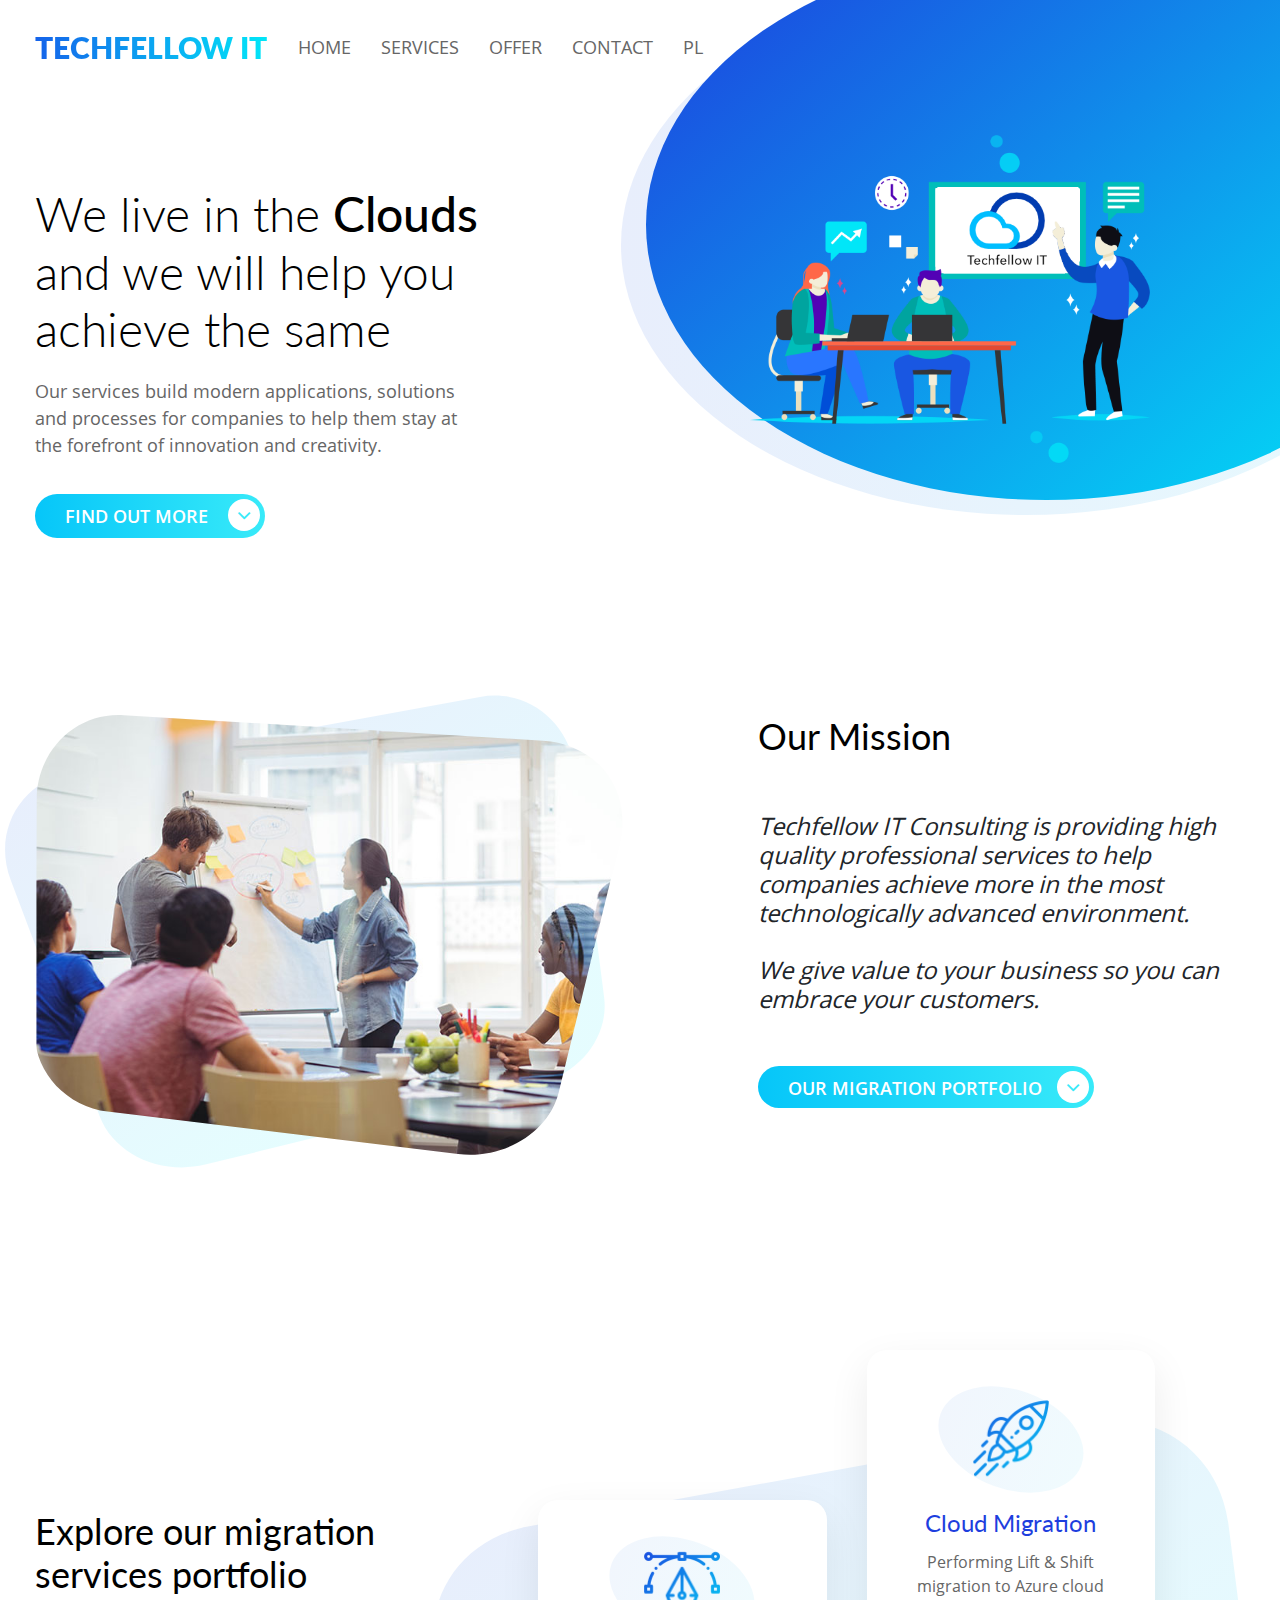
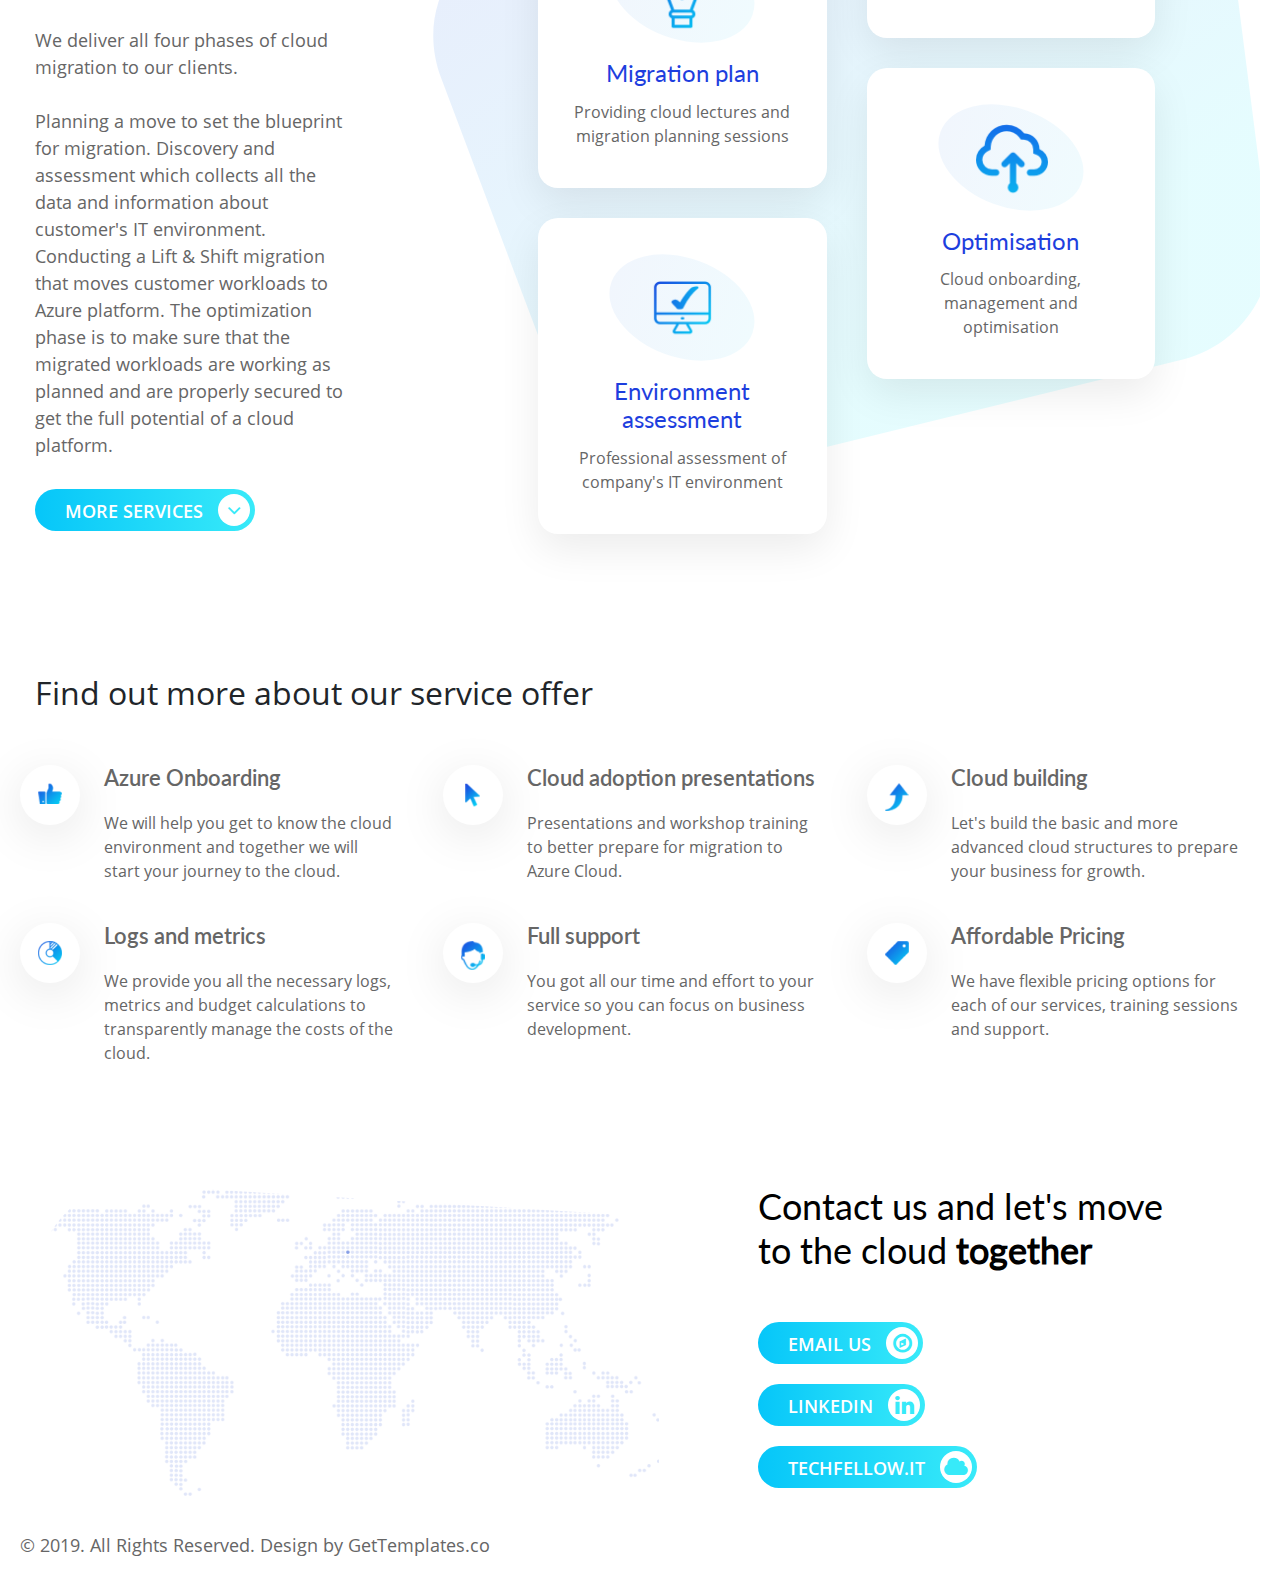
<file: index.html>
<!doctype html>
<!--
	Solution by GetTemplates.co
	URL: https://gettemplates.co
-->
<html lang="en">
<head>
    <meta charset="utf-8">
    <meta name="viewport" content="width=device-width, initial-scale=1, shrink-to-fit=no">
    <meta name='robots' content='index, follow, max-image-preview:large, max-snippet:-1, max-video-preview:-1'>
 	<meta name="description" content="Start your cloud journey with us">
	<link rel="canonical" href="https://techfellow.it">
	<meta property="og:locale" content="en_UK">
	<meta property="og:type" content="website">
	<meta property="og:title" content="Techfellow IT - we will help you get to the Clouds !">
	<meta property="og:description" content="Start your cloud journey with us">
	<meta property="og:url" content="https://techfellow.it">
	<meta property="og:site_name" content="Techfellow IT">
    <meta name="msvalidate.01" content="4CCE1734B3F796979C3625C556A5A24C">
	<meta property="article:modified_time" content="2021-07-03T12:21:51+00:00">
    <!--Favicon-->
    <link rel="shortcut icon" href="images/favicon2.png" type="image/x-icon">
    <link rel="icon" href="images/favicon2.png" type="image/x-icon">
    <link href="css/font-awesome.css" rel="stylesheet" type="text/css">
    <!-- Bootstrap CSS -->
    <link rel="stylesheet" href="css/bootstrap.min.css">
    <!-- custom CSS -->
    <link rel="stylesheet" href="css/style.css">
    <title>Techfellow IT - we will help you get to the Clouds !</title>
    <style>
    </style>
</head>
<body>
<nav class="navbar navbar-expand-lg navbar-light bg-light bg-transparent" id="gtco-main-nav">
    <div class="container"><a class="navbar-brand" href='https://techfellow.it'>Techfellow IT</a>
        <div id="my-nav" class="collapse navbar-collapse">
            <ul class="navbar-nav mr-auto">
                <li class="nav-item"><a class="nav-link" href="#">Home</a></li>
                <li class="nav-item"><a class="nav-link" href="#services">Services</a></li>
                <li class="nav-item"><a class="nav-link" href="#offer">Offer</a></li>
                <li class="nav-item"><a class="nav-link" href="#contact">Contact</a></li>
                <li class="nav-item"><a class="nav-link" href="https://techfellow.it/pl">PL</a></li>
            </ul>
        </div>
    </div>
</nav>
<div class="container-fluid gtco-banner-area">
    <div class="container">
        <div class="row">
            <div class="col-md-6">
                <h1>We live in the <span>Clouds</span>
                    and we will help you achieve the same </h1>
                <p> Our services build modern applications, solutions and processes for companies to help them stay at the forefront of innovation and creativity.</p>
                <a href="#mission">Find out more <i class="fa fa-angle-down" aria-hidden="true"></i></a></div>
            <div class="col-md-6">
                <div class="card"><img class="card-img-top img-fluid" src="images/banner-img.png" alt="Techfellow IT Consulting company specilizing in Cloud Migrations"></div>
            </div>
        </div>
    </div>
</div>
<div class="container-fluid gtco-feature" id="mission">
    <div class="container">
        <div class="row">
            <div class="col-md-7">
                <div class="cover">
                    <div class="card">
                        <svg
                                class="back-bg"
                                width="100%" viewBox="0 0 900 700" style="position:absolute; z-index: -1">
                            <defs>
                                <linearGradient id="PSgrad_01" x1="64.279%" x2="0%" y1="76.604%" y2="0%">
                                    <stop offset="0%" stop-color="rgb(1,230,248)" stop-opacity="1"/>
                                    <stop offset="100%" stop-color="rgb(29,62,222)" stop-opacity="1"/>
                                </linearGradient>
                            </defs>
                            <path fill-rule="evenodd" opacity="0.102" fill="url(#PSgrad_01)"
                                  d="M616.656,2.494 L89.351,98.948 C19.867,111.658 -16.508,176.639 7.408,240.130 L122.755,546.348 C141.761,596.806 203.597,623.407 259.843,609.597 L697.535,502.126 C748.221,489.680 783.967,441.432 777.751,392.742 L739.837,95.775 C732.096,35.145 677.715,-8.675 616.656,2.494 Z"/>
                        </svg>
                        <svg width="100%" viewBox="0 0 700 500">
                            <clipPath id="clip-path">
                                <path d="M89.479,0.180 L512.635,25.932 C568.395,29.326 603.115,76.927 590.357,129.078 L528.827,380.603 C518.688,422.048 472.661,448.814 427.190,443.300 L73.350,400.391 C32.374,395.422 -0.267,360.907 -0.002,322.064 L1.609,85.154 C1.938,36.786 40.481,-2.801 89.479,0.180 Z"></path>
                            </clipPath>
                            <!-- xlink:href for modern browsers, src for IE8- -->
                            <image clip-path="url(#clip-path)" xlink:href="images/learn-img.jpg" width="100%"
                                   height="465" class="svg__image"></image>
                        </svg>
                    </div>
                </div>
            </div>
            <div class="col-md-5">
                <h2> Our Mission </h2>
                <i></i><p> </p><br>
                   <i><h4> Techfellow IT Consulting is providing high quality 
                    professional services to help companies achieve more 
                    in the most technologically advanced environment.<br><br>
                    We give value to your business so you can embrace your customers.
                </h4></i><br>
                <a href="#services">Our migration portfolio<i class="fa fa-angle-down" aria-hidden="true"></i></a></div>
                <!-- <p>
                    <small><i>
                        Our services build the modern applications, solutions and processes for companies to help them stay on the forefront of innovation and creativity.
                   </i> </small>
                </p> -->
        </div>
    </div>
</div>
<div class="container-fluid gtco-features" id="services">
    <div class="container">
        <div class="row">
            <div class="col-lg-4">
                <h2> Explore our migration services portfolio</h2>
                <p> We deliver all four phases of cloud migration to our clients. <br><br>
                    Planning a move to set the blueprint for migration.
                    Discovery and assessment which collects all the data and information about customer's IT environment. 
                    Conducting a Lift & Shift migration that moves customer workloads to Azure platform. 
                    The optimization phase is to make sure that the migrated workloads are working as planned and are properly secured to get the full potential of a cloud platform.
                </p>
                <a href="#offer">More services<i class="fa fa-angle-down" aria-hidden="true"></i></a></div>
            <div class="col-lg-8">
                <svg id="bg-services"
                     width="100%"
                     viewBox="0 0 1000 800">
                    <defs>
                        <linearGradient id="PSgrad_02" x1="64.279%" x2="0%" y1="76.604%" y2="0%">
                            <stop offset="0%" stop-color="rgb(1,230,248)" stop-opacity="1"/>
                            <stop offset="100%" stop-color="rgb(29,62,222)" stop-opacity="1"/>
                        </linearGradient>
                    </defs>
                    <path fill-rule="evenodd" opacity="0.102" fill="url(#PSgrad_02)"
                          d="M801.878,3.146 L116.381,128.537 C26.052,145.060 -21.235,229.535 9.856,312.073 L159.806,710.157 C184.515,775.753 264.901,810.334 338.020,792.380 L907.021,652.668 C972.912,636.489 1019.383,573.766 1011.301,510.470 L962.013,124.412 C951.950,45.594 881.254,-11.373 801.878,3.146 Z"/>
                </svg>
                <div class="row">
                    <div class="col">
                        <div class="card text-center">
                            <div class="oval"><img class="card-img-top" src="images/graphics-design.png" alt="Planning every step of migration"></div>
                            <div class="card-body">
                                <h3 class="card-title">Migration plan</h3>
                                <p class="card-text">Providing cloud lectures and migration planning sessions</p>
                            </div>
                        </div>
                        <div class="card text-center">
                            <div class="oval"><img class="card-img-top" src="images/web-design.png" alt="Environment Assessment using tools like Azure Migrate"></div>
                            <div class="card-body">
                                <h3 class="card-title">Environment assessment</h3>
                                <p class="card-text">Professional assessment of company's IT environment</p>
                            </div>
                        </div>
                    </div>
                    <div class="col">
                        <div class="card text-center">
                            <div class="oval"><img class="card-img-top" src="images/seo.png" alt="Lift & Shift Cloud Migration to the Azure Cloud"></div>
                            <div class="card-body">
                                <h3 class="card-title">Cloud Migration</h3>
                                <p class="card-text">Performing Lift & Shift migration to Azure cloud</p>
                            </div>
                        </div>
                        <div class="card text-center">
                            <div class="oval"><img class="card-img-top" src="images/marketing2.png" alt="Cloud Onboarding, Sizing, and Securing"></div>
                            <div class="card-body">
                                <h3 class="card-title">Optimisation</h3>
                                <p class="card-text">Cloud onboarding, management and optimisation</p>
                            </div>
                        </div>
                    </div>
                </div>
            </div>
        </div>
    </div>
</div>


<div class="container-fluid gtco-features-list" id="offer">
    <div class="container">
        <div class="row">
            <div class="col-lg-8">
                <h2>Find out more about our service offer</h2><br></div>
        <div class="row">
            <div class="media col-md-6 col-lg-4">
                <div class="oval mr-4"><img class="align-self-start" src="images/quality-results.png" alt="Techfellow IT will provide help with onboarding in the Azure Cloud"></div>
                <div class="media-body">
                    <h5 class="mb-0">Azure Onboarding</h5>
                    We will help you get to know the cloud environment and together we will start your journey to the cloud.
                </div>
            </div>
            <div class="media col-md-6 col-lg-4">
                <div class="oval mr-4"><img class="align-self-start" src="images/easy-to-use.png" alt="Techfellow IT Azure Cloud Migration Presentations and Training"></div>
                <div class="media-body">
                    <h5 class="mb-0">Cloud adoption presentations</h5>
                    Presentations and workshop training to better prepare for migration to Azure Cloud.
                </div>
            </div>
            <div class="media col-md-6 col-lg-4">
                <div class="oval mr-4"><img class="align-self-start" src="images/effectively-increase.png" alt="Techfellow.IT will help you build your Cloud environment"></div>
                <div class="media-body">
                    <h5 class="mb-0">Cloud building</h5>
                    Let's build the basic and more advanced cloud structures to prepare your business for growth.
                </div>
            </div>
            <div class="media col-md-6 col-lg-4">
                <div class="oval mr-4"><img class="align-self-start" src="images/analytics.png" alt="Logs and Metrics are important part effective Cloud use"></div>
                <div class="media-body">
                    <h5 class="mb-0">Logs and metrics</h5>
                    We provide you all the necessary logs, metrics and budget calculations to transparently manage the costs of the cloud.
                </div>
            </div>
            <div class="media col-md-6 col-lg-4">
                <div class="oval mr-4"><img class="align-self-start" src="images/free-support.png" alt="Providing support in Azure for you"></div>
                <div class="media-body">
                    <h5 class="mb-0">Full support</h5>
                    You got all our time and effort to your service so you can focus on business development.
                </div>
            </div>
            <div class="media col-md-6 col-lg-4">
                <div class="oval mr-4"><img class="align-self-start" src="images/affordable-pricing.png" alt="Great pricing options"></div>
                <div class="media-body">
                    <h5 class="mb-0">Affordable Pricing</h5>
                   We have flexible pricing options for each of our services, training sessions and support.
                </div>
            </div>
        </div>
        </div>
    </div>
</div>

<!-- <div class="container-fluid gtco-logo-area">
    <div class="container">
        <div class="row">
            <div class="col"></div>

        </div>
    </div>
</div> -->

<div class="container-fluid gtco-feature" id="contact">
    <div class="container">
        <div class="row">
            <div class="col-md-7">
                <div class="cover">
                    <div class="card">
                        <svg width="100%" viewBox="0 0 600 300">
                            <image clip-path="url(#clip-path)" xlink:href="images/word-map3.png" width="90%"
                                   height="90%" class="svg__image"></image>
                        </svg>
                    </div>
                </div>
            </div>
            <div class="col-md-5">
                <h2> Contact us and let's move <br> to the cloud <b>together</b></h2>
                <p>
                    <ul class="nav flex-column follow-us-nav">
                        <!-- <li class="nav-item"><a class="nav-link" href="tel:+48501100100">Call us<i class="fa fa-phone" aria-hidden="true"></i></a></li> -->
                        <li class="nav-item"><a class="nav-link" href="mailto:office@techfellow.it">Email us<i class="fa fa-compass" aria-hidden="true"></i></a></li>
                        <li class="nav-item"><a class="nav-link" href="https://www.linkedin.com/company/techfellow-it/">Linkedin<i class="fa fa-linkedin" aria-hidden="true"></i></a></li>
                        <li class="nav-item"><a class="nav-link" href="https://techfellow.it">techfellow.it<i class="fa fa-cloud" aria-hidden="true"></i></a></li>
                    </ul>
                </p>
                <br>
             </div>
             <div>
                <p>&copy; 2019. All Rights Reserved. Design by GetTemplates.co</p>
            </div>
    </div>
</div>
<!-- 
<footer class="container-fluid" id="gtco-footer">
    <div class="container">
        <div class="row">
            <div class="col-lg-6" id="contact">
            </div>
        </div>
    </div>
</footer> -->

<!-- Optional JavaScript -->
<!-- jQuery first, then Popper.js, then Bootstrap JS -->
<!-- <script src="js/jquery-3.3.1.slim.min.js"></script>
<script src="js/popper.min.js"></script> -->
<script src="js/bootstrap.min.js"></script>
<!-- owl carousel js-->
<!-- <script src="owl-carousel/owl.carousel.min.js"></script> -->
<script src="js/main.js"></script>
</body>
</html>
</file>
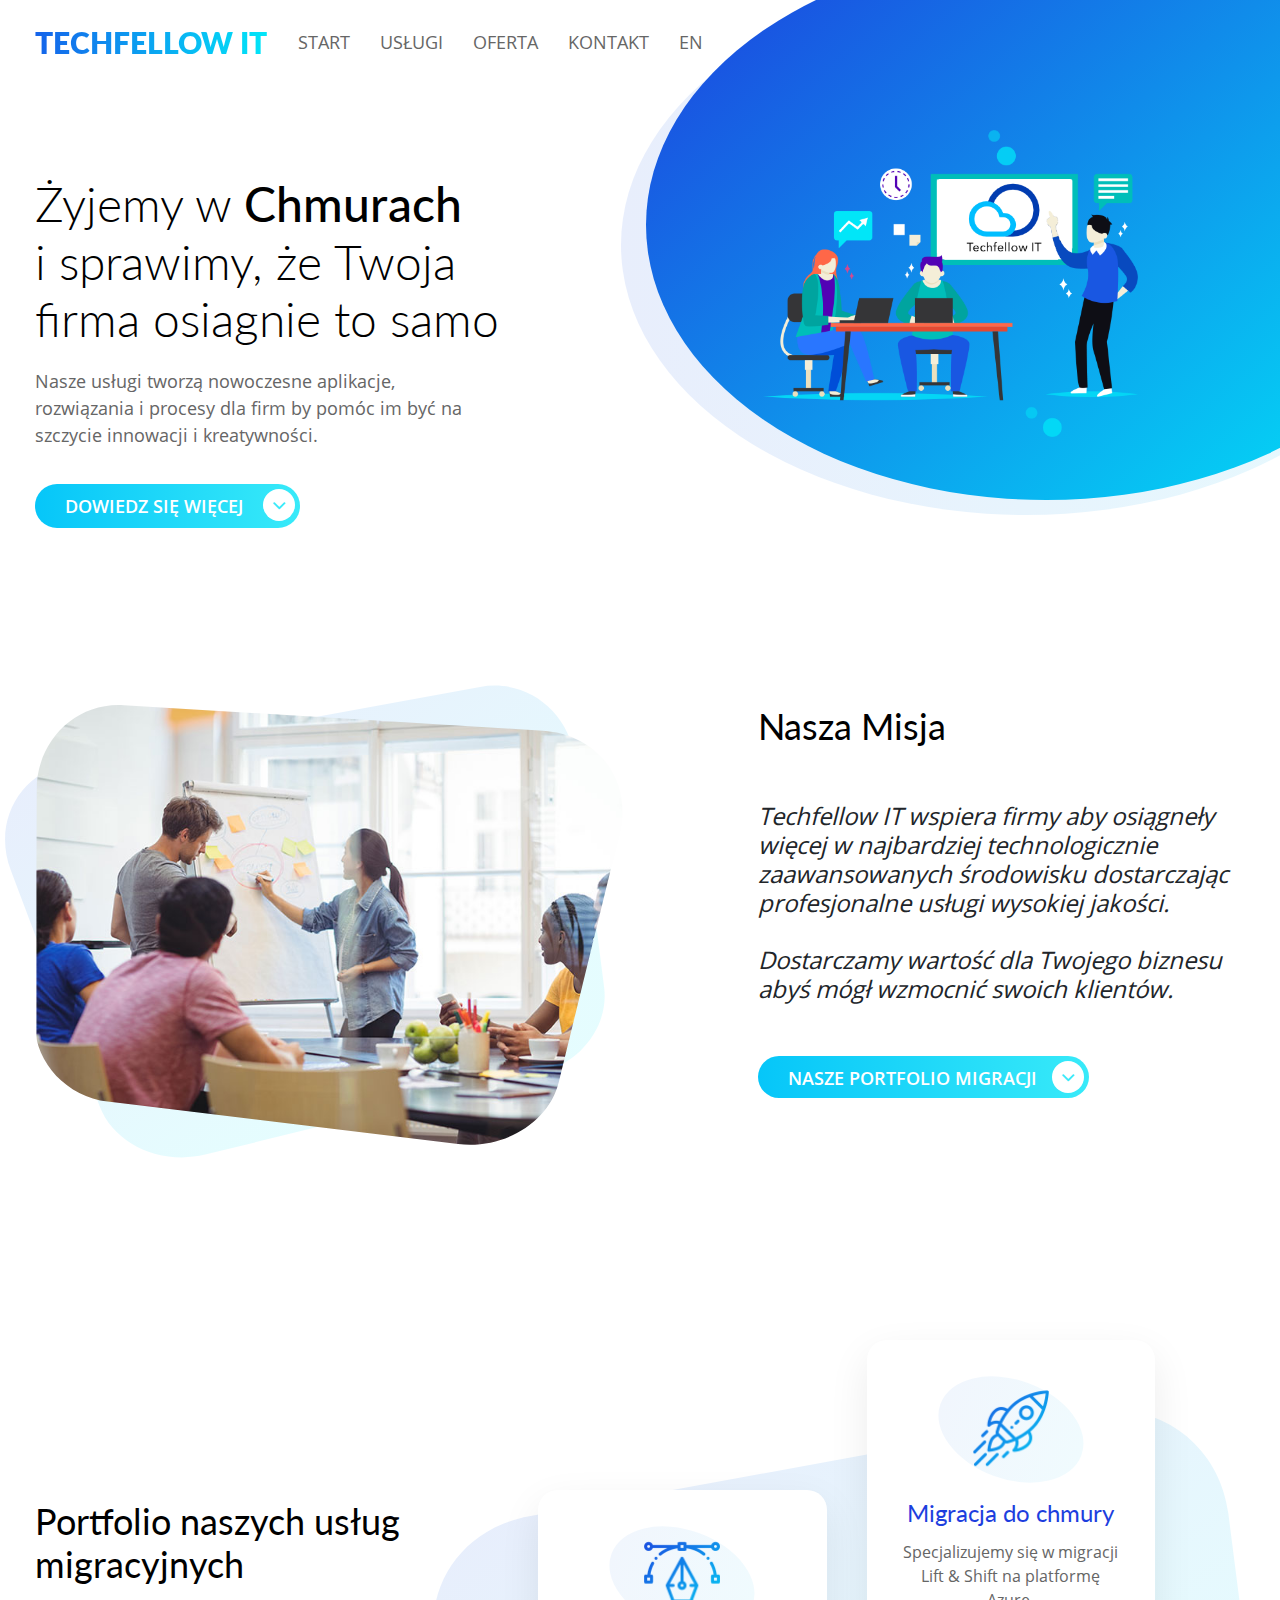
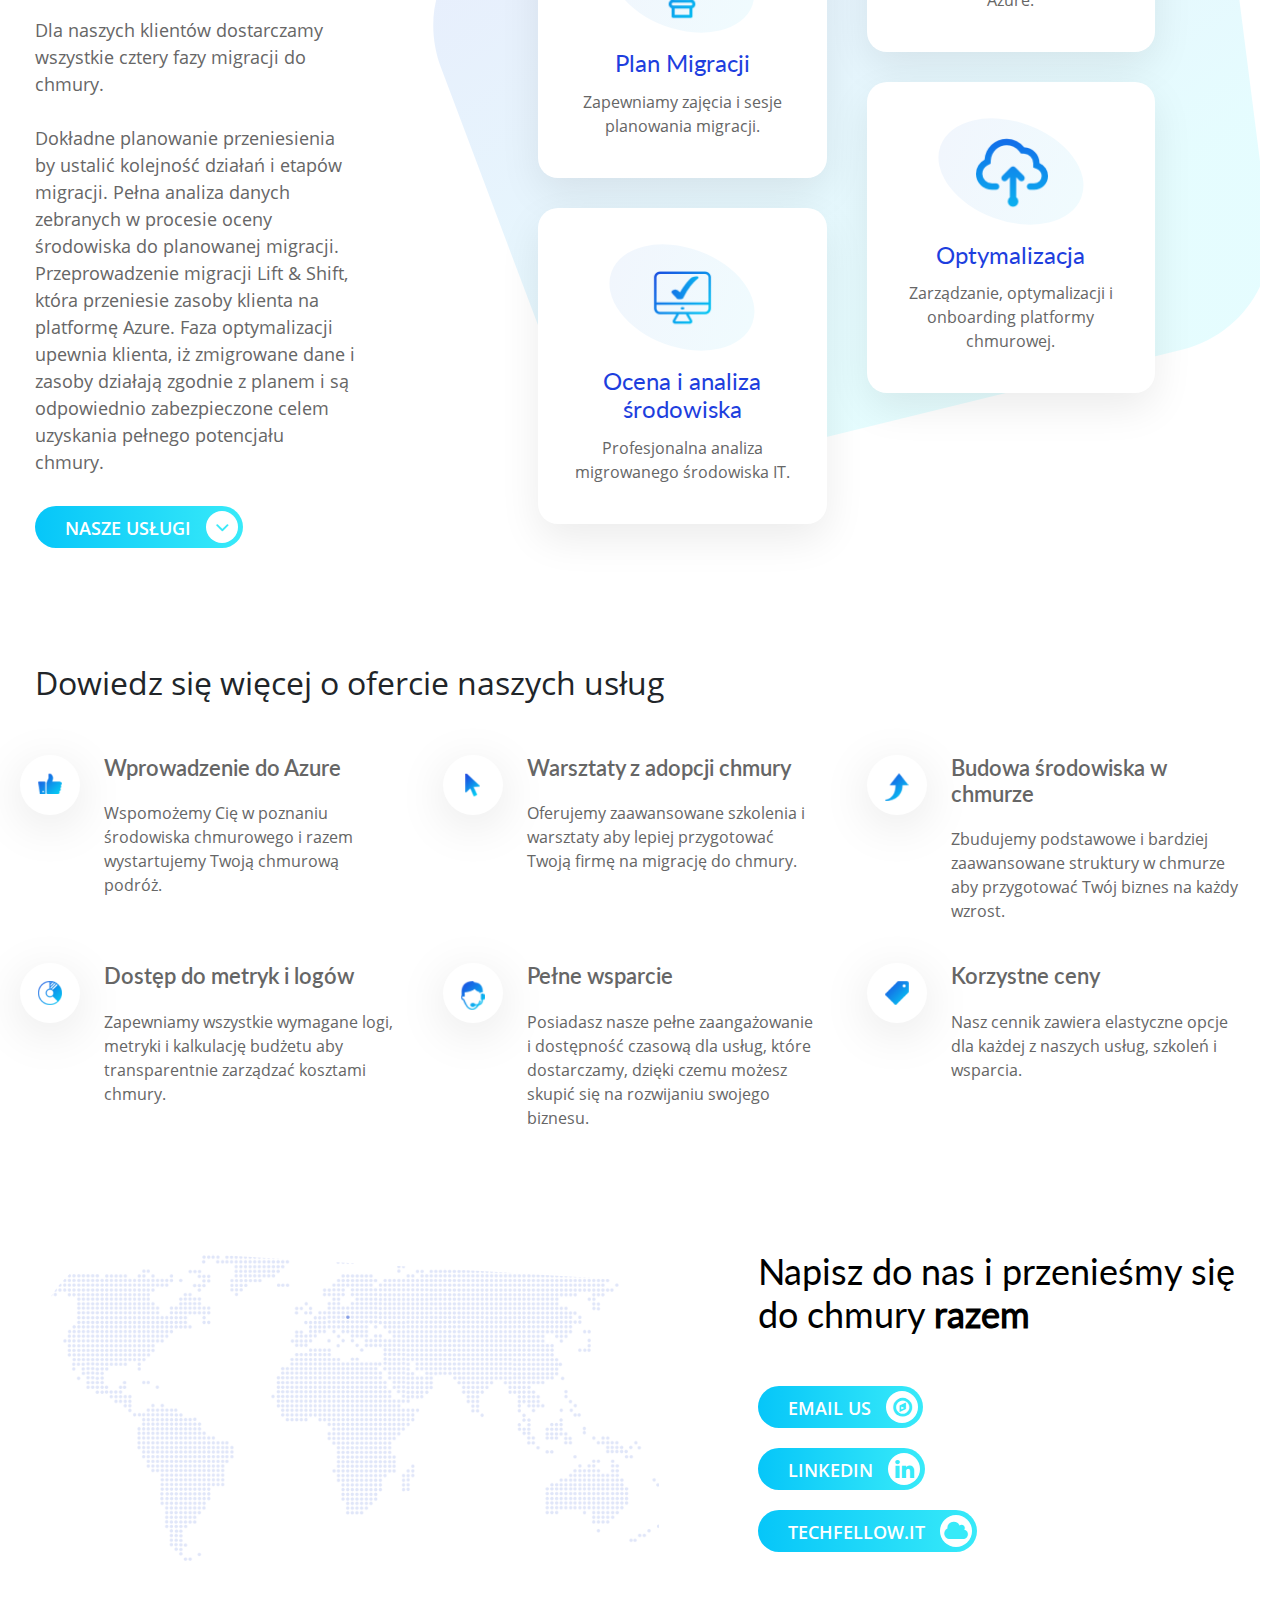
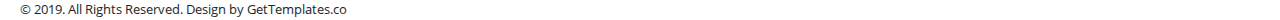
<file: pl/index.html>
<!doctype html>
<!--
	Solution by GetTemplates.co
	URL: https://gettemplates.co
-->
<html lang="en">
<head>
    <meta charset="utf-8">
    <meta name="viewport" content="width=device-width, initial-scale=1, shrink-to-fit=no">
    <meta name='robots' content='index, follow, max-image-preview:large, max-snippet:-1, max-video-preview:-1'>
 	<meta name="description" content="Start your cloud journey with us">
	<link rel="canonical" href="https://techfellow.it">
	<meta property="og:locale" content="pl_PL">
	<meta property="og:type" content="website">
	<meta property="og:title" content="Techfellow IT - we will help you get to the Clouds !">
	<meta property="og:description" content="Wystartuj podróż w chmury razem z nami">
	<meta property="og:url" content="https://techfellow.it">
	<meta property="og:site_name" content="Techfellow IT">
    <meta name="msvalidate.01" content="4CCE1734B3F796979C3625C556A5A24C">
	<meta property="article:modified_time" content="2021-07-03T12:21:51+00:00">
    <!--Favicon-->
    <link rel="shortcut icon" href="images/favicon2.png" type="image/x-icon">
    <link rel="icon" href="images/favicon2.png" type="image/x-icon">
    <link href="css/font-awesome.css" rel="stylesheet" type="text/css">
    <!-- Bootstrap CSS -->
    <link rel="stylesheet" href="css/bootstrap.min.css">
    <!-- custom CSS -->
    <link rel="stylesheet" href="css/style.css">
    <title>Techfellow IT - pomagamy przenieść się do chmury Azure !</title>
    <style>
    </style>
</head>
<body>
<nav class="navbar navbar-expand-lg navbar-light bg-light bg-transparent" id="gtco-main-nav">
    <div class="container"><a class="navbar-brand" href='https://techfellow.it'>Techfellow IT</a>
        <div id="my-nav" class="collapse navbar-collapse">
            <ul class="navbar-nav mr-auto">
                <li class="nav-item"><a class="nav-link" href="#">Start</a></li>
                <li class="nav-item"><a class="nav-link" href="#services">Usługi</a></li>
                <li class="nav-item"><a class="nav-link" href="#offer">Oferta</a></li>
                <li class="nav-item"><a class="nav-link" href="#contact">Kontakt</a></li>
                <li class="nav-item"><a class="nav-link" href="https://techfellow.it">EN</a></li>
            </ul>
        </div>
    </div>
</nav>
<div class="container-fluid gtco-banner-area">
    <div class="container">
        <div class="row">
            <div class="col-md-6">
                <h1>Żyjemy w <span>Chmurach</span><br>
                    i sprawimy, że Twoja firma osiagnie to samo </h1>
                <p> Nasze usługi tworzą nowoczesne aplikacje, rozwiązania i procesy dla firm by pomóc im być na szczycie innowacji i kreatywności.</p>
                <a href="#mission">Dowiedz się więcej <i class="fa fa-angle-down" aria-hidden="true"></i></a></div>
            <div class="col-md-6">
                <div class="card"><img class="card-img-top img-fluid" src="images/banner-img.png" alt="Techfellow IT Consulting specjalizuje się w migracjach do chmury Azure"></div>
            </div>
        </div>
    </div>
</div>
<div class="container-fluid gtco-feature" id="mission">
    <div class="container">
        <div class="row">
            <div class="col-md-7">
                <div class="cover">
                    <div class="card">
                        <svg
                                class="back-bg"
                                width="100%" viewBox="0 0 900 700" style="position:absolute; z-index: -1">
                            <defs>
                                <linearGradient id="PSgrad_01" x1="64.279%" x2="0%" y1="76.604%" y2="0%">
                                    <stop offset="0%" stop-color="rgb(1,230,248)" stop-opacity="1"/>
                                    <stop offset="100%" stop-color="rgb(29,62,222)" stop-opacity="1"/>
                                </linearGradient>
                            </defs>
                            <path fill-rule="evenodd" opacity="0.102" fill="url(#PSgrad_01)"
                                  d="M616.656,2.494 L89.351,98.948 C19.867,111.658 -16.508,176.639 7.408,240.130 L122.755,546.348 C141.761,596.806 203.597,623.407 259.843,609.597 L697.535,502.126 C748.221,489.680 783.967,441.432 777.751,392.742 L739.837,95.775 C732.096,35.145 677.715,-8.675 616.656,2.494 Z"/>
                        </svg>
                        <svg width="100%" viewBox="0 0 700 500">
                            <clipPath id="clip-path">
                                <path d="M89.479,0.180 L512.635,25.932 C568.395,29.326 603.115,76.927 590.357,129.078 L528.827,380.603 C518.688,422.048 472.661,448.814 427.190,443.300 L73.350,400.391 C32.374,395.422 -0.267,360.907 -0.002,322.064 L1.609,85.154 C1.938,36.786 40.481,-2.801 89.479,0.180 Z"></path>
                            </clipPath>
                            <!-- xlink:href for modern browsers, src for IE8- -->
                            <image clip-path="url(#clip-path)" xlink:href="images/learn-img.jpg" width="100%"
                                   height="465" class="svg__image"></image>
                        </svg>
                    </div>
                </div>
            </div>
            <div class="col-md-5">
                <h2> Nasza Misja </h2>
                <i></i><p> </p><br>
                   <i><h4> Techfellow IT wspiera firmy aby osiągneły więcej w najbardziej technologicznie zaawansowanych środowisku
                    dostarczając profesjonalne usługi wysokiej jakości.
                    <br><br>
                    Dostarczamy wartość dla Twojego biznesu abyś mógł wzmocnić swoich klientów.
                </h4></i><br>
                <a href="#services">Nasze portfolio migracji<i class="fa fa-angle-down" aria-hidden="true"></i></a></div>
                <!-- <p>
                    <small><i>
                        Our services build the modern applications, solutions and processes for companies to help them stay on the forefront of innovation and creativity.
                   </i> </small>
                </p> -->
        </div>
    </div>
</div>
<div class="container-fluid gtco-features" id="services">
    <div class="container">
        <div class="row">
            <div class="col-lg-4">
                <h2>Portfolio naszych usług migracyjnych</h2>
                <p> Dla naszych klientów dostarczamy wszystkie cztery fazy migracji do chmury. <br><br>
                    Dokładne planowanie przeniesienia by ustalić kolejność działań i etapów migracji.
                    Pełna analiza danych zebranych w procesie oceny środowiska do planowanej migracji. 
                    Przeprowadzenie migracji Lift & Shift, która przeniesie zasoby klienta na platformę Azure. 
                    Faza optymalizacji upewnia klienta, iż zmigrowane dane i zasoby działają zgodnie z planem i są odpowiednio zabezpieczone celem uzyskania pełnego potencjału chmury. 
                </p>
                <a href="#offer">Nasze usługi<i class="fa fa-angle-down" aria-hidden="true"></i></a></div>
            <div class="col-lg-8">
                <svg id="bg-services"
                     width="100%"
                     viewBox="0 0 1000 800">
                    <defs>
                        <linearGradient id="PSgrad_02" x1="64.279%" x2="0%" y1="76.604%" y2="0%">
                            <stop offset="0%" stop-color="rgb(1,230,248)" stop-opacity="1"/>
                            <stop offset="100%" stop-color="rgb(29,62,222)" stop-opacity="1"/>
                        </linearGradient>
                    </defs>
                    <path fill-rule="evenodd" opacity="0.102" fill="url(#PSgrad_02)"
                          d="M801.878,3.146 L116.381,128.537 C26.052,145.060 -21.235,229.535 9.856,312.073 L159.806,710.157 C184.515,775.753 264.901,810.334 338.020,792.380 L907.021,652.668 C972.912,636.489 1019.383,573.766 1011.301,510.470 L962.013,124.412 C951.950,45.594 881.254,-11.373 801.878,3.146 Z"/>
                </svg>
                <div class="row">
                    <div class="col">
                        <div class="card text-center">
                            <div class="oval"><img class="card-img-top" src="images/graphics-design.png" alt="Planning every step of migration"></div>
                            <div class="card-body">
                                <h3 class="card-title">Plan Migracji</h3>
                                <p class="card-text">Zapewniamy zajęcia i sesje planowania migracji. </p>
                            </div>
                        </div>
                        <div class="card text-center">
                            <div class="oval"><img class="card-img-top" src="images/web-design.png" alt="Environment Assessment using tools like Azure Migrate"></div>
                            <div class="card-body">
                                <h3 class="card-title">Ocena i analiza środowiska</h3>
                                <p class="card-text">Profesjonalna analiza migrowanego środowiska IT.</p>
                            </div>
                        </div>
                    </div>
                    <div class="col">
                        <div class="card text-center">
                            <div class="oval"><img class="card-img-top" src="images/seo.png" alt="Lift & Shift Cloud Migration to the Azure Cloud"></div>
                            <div class="card-body">
                                <h3 class="card-title">Migracja do chmury</h3>
                                <p class="card-text">Specjalizujemy się w migracji Lift & Shift na platformę Azure.</p>
                            </div>
                        </div>
                        <div class="card text-center">
                            <div class="oval"><img class="card-img-top" src="images/marketing2.png" alt="Cloud Onboarding, Sizing, and Securing"></div>
                            <div class="card-body">
                                <h3 class="card-title">Optymalizacja</h3>
                                <p class="card-text">Zarządzanie, optymalizacji i onboarding platformy chmurowej. </p>
                            </div>
                        </div>
                    </div>
                </div>
            </div>
        </div>
    </div>
</div>


<div class="container-fluid gtco-features-list" id="offer">
    <div class="container">
        <div class="row">
            <div class="col-lg-8">
                <h2>Dowiedz się więcej o ofercie naszych usług</h2><br></div>
        <div class="row">
            <div class="media col-md-6 col-lg-4">
                <div class="oval mr-4"><img class="align-self-start" src="images/quality-results.png" alt="Techfellow IT will provide help with onboarding in the Azure Cloud"></div>
                <div class="media-body">
                    <h5 class="mb-0">Wprowadzenie do Azure</h5>
                    Wspomożemy Cię w poznaniu środowiska chmurowego i razem wystartujemy Twoją chmurową podróż.
                </div>
            </div>
            <div class="media col-md-6 col-lg-4">
                <div class="oval mr-4"><img class="align-self-start" src="images/easy-to-use.png" alt="Techfellow IT Azure Cloud Migration Presentations and Training"></div>
                <div class="media-body">
                    <h5 class="mb-0">Warsztaty z adopcji chmury</h5>
                    Oferujemy zaawansowane szkolenia i warsztaty aby lepiej przygotować Twoją firmę na migrację do chmury.
                </div>
            </div>
            <div class="media col-md-6 col-lg-4">
                <div class="oval mr-4"><img class="align-self-start" src="images/effectively-increase.png" alt="Techfellow.IT will help you build your Cloud environment"></div>
                <div class="media-body">
                    <h5 class="mb-0">Budowa środowiska w chmurze</h5>
                    Zbudujemy podstawowe i bardziej zaawansowane struktury w chmurze aby przygotować Twój biznes na każdy wzrost.
                </div>
            </div>
            <div class="media col-md-6 col-lg-4">
                <div class="oval mr-4"><img class="align-self-start" src="images/analytics.png" alt="Logs and Metrics are important part effective Cloud use"></div>
                <div class="media-body">
                    <h5 class="mb-0">Dostęp do metryk i logów</h5>
                    Zapewniamy wszystkie wymagane logi, metryki i kalkulację budżetu aby transparentnie zarządzać kosztami chmury.
                </div>
            </div>
            <div class="media col-md-6 col-lg-4">
                <div class="oval mr-4"><img class="align-self-start" src="images/free-support.png" alt="Providing support in Azure for you"></div>
                <div class="media-body">
                    <h5 class="mb-0">Pełne wsparcie</h5>
                    Posiadasz nasze pełne zaangażowanie i dostępność czasową dla usług, które dostarczamy, dzięki czemu możesz skupić się na rozwijaniu swojego biznesu.
                </div>
            </div>
            <div class="media col-md-6 col-lg-4">
                <div class="oval mr-4"><img class="align-self-start" src="images/affordable-pricing.png" alt="Great pricing options"></div>
                <div class="media-body">
                    <h5 class="mb-0">Korzystne ceny</h5>
                   Nasz cennik zawiera elastyczne opcje dla każdej z naszych usług, szkoleń i wsparcia.
                </div>
            </div>
        </div>
        </div>
    </div>
</div>

<!-- <div class="container-fluid gtco-logo-area">
    <div class="container">
        <div class="row">
            <div class="col"></div>

        </div>
    </div>
</div> -->

<div class="container-fluid gtco-feature" id="contact">
    <div class="container">
        <div class="row">
            <div class="col-md-7">
                <div class="cover">
                    <div class="card">
                        <svg width="100%" viewBox="0 0 600 300">
                            <image clip-path="url(#clip-path)" xlink:href="images/word-map3.png" width="90%"
                                   height="90%" class="svg__image"></image>
                        </svg>
                    </div>
                </div>
            </div>
            <div class="col-md-5">
                <h2> Napisz do nas i przenieśmy się <br> do chmury <b>razem</b></h2>
                <p>
                    <ul class="nav flex-column follow-us-nav">
                        <!-- <li class="nav-item"><a class="nav-link" href="tel:+48501100100">Call us<i class="fa fa-phone" aria-hidden="true"></i></a></li> -->
                        <li class="nav-item"><a class="nav-link" href="mailto:office@techfellow.it">Email us<i class="fa fa-compass" aria-hidden="true"></i></a></li>
                        <li class="nav-item"><a class="nav-link" href="https://www.linkedin.com/company/techfellow-it/">Linkedin<i class="fa fa-linkedin" aria-hidden="true"></i></a></li>
                        <li class="nav-item"><a class="nav-link" href="https://techfellow.it">techfellow.it<i class="fa fa-cloud" aria-hidden="true"></i></a></li>
                    </ul>
                </p>
                <br>
             </div>
             <div>
                <font size=2px>&copy; 2019. All Rights Reserved. Design by GetTemplates.co</font>
            </div>
    </div>
</div>
<!-- 
<footer class="container-fluid" id="gtco-footer">
    <div class="container">
        <div class="row">
            <div class="col-lg-6" id="contact">
            </div>
        </div>
    </div>
</footer> -->

<!-- Optional JavaScript -->
<!-- jQuery first, then Popper.js, then Bootstrap JS -->
<!-- <script src="js/jquery-3.3.1.slim.min.js"></script>
<script src="js/popper.min.js"></script> -->
<script src="js/bootstrap.min.js"></script>
<!-- owl carousel js-->
<!-- <script src="owl-carousel/owl.carousel.min.js"></script> -->
<script src="js/main.js"></script>
</body>
</html>
</file>
<file: css/style.css>
/*
 * Solution by GetTemplates.co
 * URL: https://GetTemplates.co
 */
@font-face {
  font-family: "Lato-Regular";
  src: url(../fonts/Lato-Regular.ttf);
}
@font-face {
  font-family: "Lato-Black";
  src: url(../fonts/Lato-Black.ttf);
}
@font-face {
  font-family: "Lato-Bold";
  src: url(../fonts/Lato-Bold.ttf);
}
@font-face {
  font-family: "Lato-Light";
  src: url(../fonts/Lato-Light.ttf);
}
@font-face {
  font-family: "Lato-Medium";
  src: url(../fonts/Lato-Medium.ttf);
}
@font-face {
  font-family: "Lato-Semibold";
  src: url(../fonts/Lato-Semibold.ttf);
}
@font-face {
  font-family: "OpenSans-Bold";
  src: url(../fonts/OpenSans-Bold.ttf);
}
@font-face {
  font-family: "OpenSans-Regular";
  src: url(../fonts/OpenSans-Regular.ttf);
}
@font-face {
  font-family: "OpenSans-Semibold";
  src: url(../fonts/OpenSans-Semibold.ttf);
}
p {
  font-family: "OpenSans-Regular";
  color: #666666;
  font-size: 18px;
}

body {
  overflow: hidden;
  overflow-y: auto;
  font-family: "OpenSans-Regular";
}

@media (min-width: 500px) {
  .container {
    max-width: 1240px;
  }
}
#gtco-main-nav {
  padding: 20px 0;
}
#gtco-main-nav .navbar-brand {
  font-size: 30px;
  font-family: "Lato-Black";
  text-transform: uppercase;
  background: -webkit-linear-gradient(left, #1563ea, #01e6f8);
  background: -ms-linear-gradient(left, #1563ea, #01e6f8);
  background: -moz-linear-gradient(left, #1563ea, #01e6f8);
  background: -o-linear-gradient(left, #1563ea, #01e6f8);
  -webkit-background-clip: text;
  -ms-background-clip: text;
  -o-background-clip: text;
  -webkit-text-fill-color: transparent;
  -ms-text-fill-color: transparent;
  -o-text-fill-color: transparent;
}
#gtco-main-nav .bar1, #gtco-main-nav .bar2, #gtco-main-nav .bar3 {
  width: 25px;
  height: 2px;
  background-color: #fff;
  margin: 5px 0;
  transition: 0.4s;
  display: block;
  position: relative;
}
#gtco-main-nav .change .bar1 {
  -webkit-transform: rotate(-42deg) translate(-2px, 6px);
  transform: rotate(-42deg) translate(-2px, 6px);
}
#gtco-main-nav .change .bar2 {
  opacity: 0;
}
#gtco-main-nav .change .bar3 {
  -webkit-transform: rotate(46deg) translate(-4px, -8px);
  transform: rotate(46deg) translate(-4px, -8px);
}
#gtco-main-nav .navbar-nav li a {
  font-family: "OpenSans-Regular";
  font-size: 18px;
  color: #666666;
  padding: 5px 15px !important;
  text-transform: uppercase;
}
#gtco-main-nav form a {
  font-family: "OpenSans-Semibold";
  font-size: 18px;
  color: #fff;
  padding: 5px 25px;
  border-radius: 20px;
  border-width: 2px;
}
#gtco-main-nav form a.btn-info {
  background: #01e6f8;
  border-color: #01e6f8;
}
#gtco-main-nav form a.btn-outline-dark {
  border-color: #fff;
  background-color: transparent;
}
@media (max-width: 991px) {
  #gtco-main-nav form a.btn-outline-dark {
    border-color: #1d3ede;
    color: #1d3ede;
  }
}
#gtco-main-nav::after {
  position: absolute;
  content: "";
  height: 600px;
  width: 800px;
  background-image: -webkit-linear-gradient(-220deg, #1d3ede, #01e6f8);
  background-image: -moz-linear-gradient(-220deg, #1d3ede, #01e6f8);
  background-image: -ms-linear-gradient(-220deg, #1d3ede, #01e6f8);
  background-image: -o-linear-gradient(-220deg, #1d3ede, #01e6f8);
  background-image: linear-gradient(-220deg, #1d3ede, #01e6f8);
  left: 50.5%;
  top: -50px;
  z-index: -1;
  border-radius: 50% 0 50% 50%;
}
@media (max-width: 1400px) {
  #gtco-main-nav::after {
    height: 550px;
    width: 800px;
  }
}
@media (max-width: 1199px) {
  #gtco-main-nav::after {
    width: 700px;
  }
}
@media (max-width: 991px) {
  #gtco-main-nav::after {
    width: 55%;
    left: auto;
    right: 0;
  }
}
@media (max-width: 600px) {
  #gtco-main-nav::after {
    width: 100%;
    height: 400px;
  }
}
#gtco-main-nav::before {
  position: absolute;
  content: "";
  height: 590px;
  width: 830px;
  background-image: -webkit-linear-gradient(to right, #e8eefc, #e6fafe);
  background-image: -moz-linear-gradient(to right, #e8eefc, #e6fafe);
  background-image: -ms-linear-gradient(to right, #e8eefc, #e6fafe);
  background-image: -o-linear-gradient(to right, #e8eefc, #e6fafe);
  background-image: linear-gradient(to right, #e8eefc, #e6fafe);
  left: 48.5%;
  top: -25px;
  z-index: -1;
  border-radius: 50% 0 50% 50%;
}
@media (max-width: 1400px) {
  #gtco-main-nav::before {
    height: 540px;
    width: 810px;
  }
}
@media (max-width: 1199px) {
  #gtco-main-nav::before {
    width: 710px;
  }
}
@media (max-width: 991px) {
  #gtco-main-nav::before {
    width: 55%;
    left: auto;
    right: 0;
  }
}
@media (max-width: 600px) {
  #gtco-main-nav::before {
    width: 100%;
    height: 390px;
  }
}

.gtco-banner-area a, .gtco-feature a, .gtco-features a, .gtco-news .owl-carousel .card a, #gtco-footer .submit-button {
  background-image: -moz-linear-gradient(0deg, #06c6f9 0%, #38eaf9 100%);
  background-image: -webkit-linear-gradient(0deg, #06c6f9 0%, #38eaf9 100%);
  background-image: -ms-linear-gradient(0deg, #06c6f9 0%, #38eaf9 100%);
  font-size: 18px;
  font-family: "OpenSans-Semibold";
  color: #fff;
  border-radius: 50px;
  padding: 5px 30px;
  display: inline-block;
  text-transform: uppercase;
  padding-right: 5px;
  text-decoration: none !important;
}
.gtco-banner-area a .fa, .gtco-feature a .fa, .gtco-features a .fa, .gtco-news .owl-carousel .card a .fa, #gtco-footer .submit-button .fa {
  background: #fff;
  border-radius: 50%;
  height: 32px;
  width: 32px;
  color: #37eaf9;
  font-size: 22px;
  text-align: center;
  padding-top: 5px;
  margin-left: 15px;
}

.gtco-feature h2, .gtco-features h2 {
  font-family: "Lato-Regular";
  color: #000000;
  font-size: 36px;
  margin-bottom: 30px;
}

.card {
  border: none;
  background: transparent;
}

.gtco-banner-area {
  margin-top: 20px;
  min-height: 500px;
}
.gtco-banner-area h1 {
  font-family: "Lato-Light";
  font-size: 48px;
  color: #000000;
  max-width: 500px;
  margin-top: 70px;
}
.gtco-banner-area h1 span {
  font-family: "Lato-Medium";
}
@media (max-width: 1199px) {
  .gtco-banner-area h1 {
    margin-top: 30px;
  }
}
.gtco-banner-area p {
  max-width: 450px;
  margin: 20px 0;
  margin-bottom: 40px;
}
.gtco-banner-area a {
  display: inline;
  padding: 10px 30px;
  padding-right: 5px;
}
.gtco-banner-area .col-md-6 .card .card-img-top {
  max-width: 430px;
  margin: 0 auto;
  margin-top: 30px;
  margin-right: 0;
}
@media (max-width: 1400px) {
  .gtco-banner-area .col-md-6 .card .card-img-top {
    max-width: 400px;
    margin-top: 20px;
    margin-right: auto;
  }
}
@media (max-width: 1199px) {
  .gtco-banner-area .col-md-6 .card .card-img-top {
    max-width: 350px;
  }
}
@media (max-width: 767px) {
  .gtco-banner-area .col-md-6 .card .card-img-top {
    margin-top: 100px;
  }
}

.gtco-feature {
  margin-top: 100px;
}
.gtco-feature .card .back-bg {
  margin-left: -30px !important;
  margin-top: -20px;
}
.gtco-feature .card svg {
  display: block;
  margin-left: auto;
  margin-right: auto;
}
.gtco-feature .card svg.defs {
  position: absolute;
  width: 0;
  height: 0;
}
.gtco-feature .card .squircle {
  width: 100%;
  height: 450px;
  background: url(../images/learn-img.jpg) center/cover, #aaa;
  clip-path: url(#clip-path);
  background-position-x: -50px;
}
.gtco-feature p small {
  font-size: 16px;
}
.gtco-feature a {
  margin-top: 20px;
  display: inline-block;
}

.gtco-features {
  margin-top: 100px;
}
.gtco-features svg {
  position: absolute;
  margin-left: -100px;
  margin-top: 100px;
}
@media (max-width: 767px) {
  .gtco-features svg {
    margin: 0 auto;
    margin-top: 200px;
  }
}
.gtco-features h2 {
  margin-top: 200px;
}
@media (max-width: 991px) {
  .gtco-features h2 {
    margin-top: 0;
  }
}
.gtco-features .col-lg-4 p {
  max-width: 320px;
  margin-bottom: 30px;
}
.gtco-features .col-lg-8 {
  padding: 10px 100px;
}
@media (max-width: 767px) {
  .gtco-features .col-lg-8 {
    padding: 10px 0;
  }
}
.gtco-features .col-lg-8 .row .col:first-child {
  margin-top: 150px;
}
@media (max-width: 600px) {
  .gtco-features .col-lg-8 .row .col:first-child {
    margin-top: 50px;
  }
}
@media (max-width: 600px) {
  .gtco-features .col-lg-8 .col {
    flex: 0 0 100%;
    max-width: 100%;
  }
}
.gtco-features .col-lg-8 .card {
  background: #fff;
  margin: 30px 5px;
  padding: 20px 10px;
  border-radius: 20px;
  box-shadow: 0 15px 40px 0 rgba(0, 0, 0, 0.08);
}
.gtco-features .col-lg-8 .card .oval {
  background: linear-gradient(to right, #f1f6fd, #f0fbfe);
  padding: 10px;
  width: 150px;
  border-radius: 50%;
  margin: auto;
  transform: rotate(20deg);
  margin-top: 20px;
}
.gtco-features .col-lg-8 .card .card-img-top {
  max-width: 0.8in;
  margin: 0 auto;
  transform: rotate(-20deg);
}
.gtco-features .col-lg-8 .card h3 {
  font-family: "Lato-Regular";
  font-size: 24px;
  color: #1d3ede;
}
.gtco-features .col-lg-8 .card p {
  font-size: 16px;
}

.gtco-numbers-block {
  margin: 100px auto;
  margin-top: 200px;
  color: #fff;
}
@media (max-width: 600px) {
  .gtco-numbers-block {
    margin-top: 100px;
  }
}
@media (max-width: 1299px) {
  .gtco-numbers-block .row {
    max-width: 1000px;
    margin: 0 auto;
  }
}
@media (max-width: 767px) {
  .gtco-numbers-block .row .col-3 {
    padding: 0;
  }
}
.gtco-numbers-block #custom-map::before {
  position: absolute;
  content: "";
  height: 100px;
  width: 100%;
  border: 2px solid red;
}
.gtco-numbers-block svg {
  margin-top: -100px;
  position: absolute;
  left: 0;
  max-width: 1500px;
  right: 0;
  margin-left: auto;
  margin-right: auto;
}
@media (max-width: 1299px) {
  .gtco-numbers-block svg {
    margin-top: -90px;
  }
}
@media (max-width: 1199px) {
  .gtco-numbers-block svg {
    margin-top: -60px;
  }
}
@media (max-width: 991px) {
  .gtco-numbers-block svg {
    margin-top: -40px;
  }
}
@media (max-width: 650px) {
  .gtco-numbers-block svg {
    margin-top: -20px;
  }
}
@media (max-width: 600px) {
  .gtco-numbers-block svg {
    margin-top: -10px;
  }
}
.gtco-numbers-block h5 {
  font-family: "Lato-Bold";
  font-size: 60px;
}
@media (max-width: 1299px) {
  .gtco-numbers-block h5 {
    font-size: 48px;
  }
}
@media (max-width: 767px) {
  .gtco-numbers-block h5 {
    font-size: 24px;
  }
}
@media (max-width: 600px) {
  .gtco-numbers-block h5 {
    margin: 0;
    font-size: 18px;
  }
}
.gtco-numbers-block p {
  font-family: "Lato-Semibold";
  font-size: 24px;
  color: #fff;
}
@media (max-width: 1299px) {
  .gtco-numbers-block p {
    font-size: 18px;
  }
}
@media (max-width: 991px) {
  .gtco-numbers-block p {
    font-size: 16px;
  }
}
@media (max-width: 991px) {
  .gtco-numbers-block p {
    font-size: 16px;
  }
}
@media (max-width: 600px) {
  .gtco-numbers-block p {
    line-height: 1.1;
  }
}
@media (max-width: 500px) {
  .gtco-numbers-block p {
    font-size: 8px;
  }
}

.gtco-testimonials {
  position: relative;
  margin-top: 200px;
}
@media (max-width: 767px) {
  .gtco-testimonials {
    margin-top: 100px;
  }
}
.gtco-testimonials h2 {
  font-family: "Lato-Medium";
  font-size: 36px;
  text-align: center;
  color: #333333;
  margin-bottom: 100px;
}
.gtco-testimonials .owl-stage-outer {
  padding-bottom: 30px;
}
.gtco-testimonials .owl-nav {
  display: none;
}
.gtco-testimonials .owl-dots {
  text-align: center;
}
.gtco-testimonials .owl-dots span {
  position: relative;
  height: 10px;
  width: 10px;
  border-radius: 50%;
  display: block;
  background: #fff;
  border: 2px solid #01e6f8;
  margin: 0 5px;
}
.gtco-testimonials .owl-dots .active {
  box-shadow: none;
}
.gtco-testimonials .owl-dots .active span {
  background: #01e6f8;
  box-shadow: none;
  height: 12px;
  width: 12px;
  margin-bottom: -1px;
}
.gtco-testimonials .card {
  background: #fff;
  box-shadow: 0 15px 40px 0 rgba(0, 0, 0, 0.08);
  margin: 0 30px;
  padding: 0 20px;
  border-radius: 50px;
}
.gtco-testimonials .card .card-img-top {
  max-width: 100px;
  border-radius: 50%;
  margin: 0 auto;
  border: 5px solid #1d3ede;
  width: 100px;
  height: 100px;
}
.gtco-testimonials .card h5 {
  color: #1d3ede;
  font-size: 21px;
  line-height: 1.3;
  font-family: "Lato-Medium";
}
.gtco-testimonials .card h5 span {
  font-size: 18px;
  color: #666666;
  font-family: "OpenSans-Regular";
}
.gtco-testimonials .card p {
  font-size: 18px;
}
.gtco-testimonials .active {
  opacity: 0.5;
  transition: all 0.3s;
}
.gtco-testimonials .center {
  opacity: 1;
}
.gtco-testimonials .center h5 {
  font-size: 24px;
}
.gtco-testimonials .center h5 span {
  font-size: 20px;
}
.gtco-testimonials .center p {
  font-size: 20px;
}
.gtco-testimonials .center .card-img-top {
  max-width: 100%;
  height: 120px;
  width: 120px;
}

.gtco-features-list {
  margin-top: 100px;
}
.gtco-features-list .media {
  margin: 20px 0;
}
.gtco-features-list .oval {
  border-radius: 50%;
  background-color: white;
  box-shadow: 0 10px 50px 0 rgba(0, 0, 0, 0.1);
  padding: 15px;
  height: 60px;
  width: 60px;
}
.gtco-features-list .oval .align-self-start {
  width: 100%;
  padding: 3px;
}
.gtco-features-list .media-body {
  font-family: "OpenSans-Regular";
  font-size: 16px;
  color: #666666;
  padding-right: 20px;
}
.gtco-features-list .media-body h5 {
  font-family: "Lato-Semibold";
  margin-bottom: 20px !important;
  font-size: 22px;
}

.gtco-logo-area {
  margin: 50px auto;
}
.gtco-logo-area .col .img-fluid {
  max-height: 32px;
}
@media (max-width: 600px) {
  .gtco-logo-area .col {
    flex: 0 0 50%;
    max-width: 50%;
    margin: 20px 0;
  }
}

.gtco-news {
  background: #fcfcfc;
  padding: 50px 0;
  margin: 100px auto;
}
.gtco-news h2 {
  font-size: 36px;
  font-weight: "Lato-Medium";
  text-align: center;
  margin-bottom: 50px;
}
.gtco-news .owl-carousel .owl-nav {
  display: block !important;
  position: absolute;
  top: 25%;
  width: 100%;
}
@media (max-width: 600px) {
  .gtco-news .owl-carousel .owl-nav {
    display: none !important;
  }
}
.gtco-news .owl-carousel .owl-nav .owl-prev, .gtco-news .owl-carousel .owl-nav .owl-next {
  font-size: 120px;
  color: #666666;
  position: absolute;
}
.gtco-news .owl-carousel .owl-nav .owl-prev {
  left: -50px;
}
.gtco-news .owl-carousel .owl-nav .owl-next {
  right: -50px;
}
.gtco-news .owl-carousel .card {
  padding: 0 25px;
}
.gtco-news .owl-carousel .card .card-img-top {
  border-radius: 40px;
  box-shadow: 0 10px 20px 0 rgba(0, 0, 0, 0.08);
}
.gtco-news .owl-carousel .card h5 {
  font-family: "Lato-Medium";
  font-size: 22px;
  color: #333333;
  margin-bottom: 20px;
}
@media (max-width: 767px) {
  .gtco-news .owl-carousel .card h5 {
    font-size: 18px;
  }
}
.gtco-news .owl-carousel .card p {
  font-size: 17px;
}
@media (max-width: 767px) {
  .gtco-news .owl-carousel .card p {
    font-size: 15px;
  }
}
.gtco-news .owl-carousel .card a {
  padding-top: 3px !important;
  padding-bottom: 3px !important;
}

#gtco-footer {
  padding-bottom: 20px;
}
#gtco-footer h4 {
  font-family: "Lato-Medium";
  font-size: 24px;
  color: #1d3ede;
  margin-bottom: 30px;
}
#gtco-footer input, #gtco-footer textarea {
  background-color: white;
  box-shadow: 0 8px 20px 0 rgba(0, 0, 0, 0.08);
  border-radius: 50px;
  max-width: 450px;
  width: 100%;
  height: 60px;
  border: none;
  margin-bottom: 30px;
  padding-left: 30px;
  color: #000;
}
#gtco-footer input::-webkit-input-placeholder, #gtco-footer input::-moz-placeholder, #gtco-footer input:-ms-input-placeholder, #gtco-footer input:-moz-placeholder, #gtco-footer textarea::-webkit-input-placeholder, #gtco-footer textarea::-moz-placeholder, #gtco-footer textarea:-ms-input-placeholder, #gtco-footer textarea:-moz-placeholder {
  color: #999999;
  font-family: "OpenSans-Regular";
  font-size: 18px;
}
#gtco-footer textarea {
  min-height: 200px;
  border-radius: 30px;
  padding-top: 20px;
  padding-right: 20px;
  resize: none;
}
#gtco-footer .company-nav, #gtco-footer .services-nav {
  font-family: "OpenSans-Regular";
  font-size: 20px;
}
#gtco-footer .company-nav a, #gtco-footer .services-nav a {
  color: #666666;
  margin: 0;
  padding: 0;
}
#gtco-footer .follow-us-nav a {
  padding: 0 10px;
  color: #666666;
}
@media (max-width: 385px) {
  #gtco-footer .follow-us-nav a {
    padding-right: 0;
  }
}
#gtco-footer .follow-us-nav a .fa {
  font-size: 24px;
}
#gtco-footer .col-12 {
  margin-top: 90px;
}
#gtco-footer .col-12 p {
  font-family: "Lato-Regular";
  font-size: 18px;
  color: #999999;
}
@media (max-width: 991px) {
  #gtco-footer .col-12 {
    margin-top: 20px;
  }
}
@media (max-width: 991px) {
  #gtco-footer .col-lg-6 {
    margin-bottom: 50px;
  }
}
</file>
<file: pl/css/style.css>
/*
 * Solution by GetTemplates.co
 * URL: https://GetTemplates.co
 */
@font-face {
  font-family: "Lato-Regular";
  src: url(../fonts/Lato-Regular.ttf);
}
@font-face {
  font-family: "Lato-Black";
  src: url(../fonts/Lato-Black.ttf);
}
@font-face {
  font-family: "Lato-Bold";
  src: url(../fonts/Lato-Bold.ttf);
}
@font-face {
  font-family: "Lato-Light";
  src: url(../fonts/Lato-Light.ttf);
}
@font-face {
  font-family: "Lato-Medium";
  src: url(../fonts/Lato-Medium.ttf);
}
@font-face {
  font-family: "Lato-Semibold";
  src: url(../fonts/Lato-Semibold.ttf);
}
@font-face {
  font-family: "OpenSans-Bold";
  src: url(../fonts/OpenSans-Bold.ttf);
}
@font-face {
  font-family: "OpenSans-Regular";
  src: url(../fonts/OpenSans-Regular.ttf);
}
@font-face {
  font-family: "OpenSans-Semibold";
  src: url(../fonts/OpenSans-Semibold.ttf);
}
p {
  font-family: "OpenSans-Regular";
  color: #666666;
  font-size: 18px;
}

body {
  overflow: hidden;
  overflow-y: auto;
  font-family: "OpenSans-Regular";
}

@media (min-width: 500px) {
  .container {
    max-width: 1240px;
  }
}
#gtco-main-nav {
  padding: 15px 0;
}
#gtco-main-nav .navbar-brand {
  font-size: 30px;
  font-family: "Lato-Black";
  text-transform: uppercase;
  background: -webkit-linear-gradient(left, #1563ea, #01e6f8);
  background: -ms-linear-gradient(left, #1563ea, #01e6f8);
  background: -moz-linear-gradient(left, #1563ea, #01e6f8);
  background: -o-linear-gradient(left, #1563ea, #01e6f8);
  -webkit-background-clip: text;
  -ms-background-clip: text;
  -o-background-clip: text;
  -webkit-text-fill-color: transparent;
  -ms-text-fill-color: transparent;
  -o-text-fill-color: transparent;
}
#gtco-main-nav .bar1, #gtco-main-nav .bar2, #gtco-main-nav .bar3 {
  width: 25px;
  height: 2px;
  background-color: #fff;
  margin: 5px 0;
  transition: 0.4s;
  display: block;
  position: relative;
}
#gtco-main-nav .change .bar1 {
  -webkit-transform: rotate(-42deg) translate(-2px, 6px);
  transform: rotate(-42deg) translate(-2px, 6px);
}
#gtco-main-nav .change .bar2 {
  opacity: 0;
}
#gtco-main-nav .change .bar3 {
  -webkit-transform: rotate(46deg) translate(-4px, -8px);
  transform: rotate(46deg) translate(-4px, -8px);
}
#gtco-main-nav .navbar-nav li a {
  font-family: "OpenSans-Regular";
  font-size: 18px;
  color: #666666;
  padding: 5px 15px !important;
  text-transform: uppercase;
}
#gtco-main-nav form a {
  font-family: "OpenSans-Semibold";
  font-size: 18px;
  color: #fff;
  padding: 5px 25px;
  border-radius: 20px;
  border-width: 2px;
}
#gtco-main-nav form a.btn-info {
  background: #01e6f8;
  border-color: #01e6f8;
}
#gtco-main-nav form a.btn-outline-dark {
  border-color: #fff;
  background-color: transparent;
}
@media (max-width: 991px) {
  #gtco-main-nav form a.btn-outline-dark {
    border-color: #1d3ede;
    color: #1d3ede;
  }
}
#gtco-main-nav::after {
  position: absolute;
  content: "";
  height: 600px;
  width: 800px;
  background-image: -webkit-linear-gradient(-220deg, #1d3ede, #01e6f8);
  background-image: -moz-linear-gradient(-220deg, #1d3ede, #01e6f8);
  background-image: -ms-linear-gradient(-220deg, #1d3ede, #01e6f8);
  background-image: -o-linear-gradient(-220deg, #1d3ede, #01e6f8);
  background-image: linear-gradient(-220deg, #1d3ede, #01e6f8);
  left: 50.5%;
  top: -50px;
  z-index: -1;
  border-radius: 50% 0 50% 50%;
}
@media (max-width: 1400px) {
  #gtco-main-nav::after {
    height: 550px;
    width: 800px;
  }
}
@media (max-width: 1199px) {
  #gtco-main-nav::after {
    width: 700px;
  }
}
@media (max-width: 991px) {
  #gtco-main-nav::after {
    width: 70%;
    left: auto;
    right: 0;
  }
}
@media (max-width: 600px) {
  #gtco-main-nav::after {
    width: 100%;
    height: 410px;
    margin-top: 20px;
  }
}
#gtco-main-nav::before {
  position: absolute;
  content: "";
  height: 590px;
  width: 830px;
  background-image: -webkit-linear-gradient(to right, #e8eefc, #e6fafe);
  background-image: -moz-linear-gradient(to right, #e8eefc, #e6fafe);
  background-image: -ms-linear-gradient(to right, #e8eefc, #e6fafe);
  background-image: -o-linear-gradient(to right, #e8eefc, #e6fafe);
  background-image: linear-gradient(to right, #e8eefc, #e6fafe);
  left: 48.5%;
  top: -25px;
  z-index: -1;
  border-radius: 50% 0 50% 50%;
}
@media (max-width: 1400px) {
  #gtco-main-nav::before {
    height: 540px;
    width: 810px;
  }
}
@media (max-width: 1199px) {
  #gtco-main-nav::before {
    width: 710px;
  }
}
@media (max-width: 991px) {
  #gtco-main-nav::before {
    width: 70%;
    left: auto;
    right: 0;
  }
}
@media (max-width: 600px) {
  #gtco-main-nav::before {
    width: 100%;
    height: 410px;
  }
}

.gtco-banner-area a, .gtco-feature a, .gtco-features a, .gtco-news .owl-carousel .card a, #gtco-footer .submit-button {
  background-image: -moz-linear-gradient(0deg, #06c6f9 0%, #38eaf9 100%);
  background-image: -webkit-linear-gradient(0deg, #06c6f9 0%, #38eaf9 100%);
  background-image: -ms-linear-gradient(0deg, #06c6f9 0%, #38eaf9 100%);
  font-size: 18px;
  font-family: "OpenSans-Semibold";
  color: #fff;
  border-radius: 50px;
  padding: 5px 30px;
  display: inline-block;
  text-transform: uppercase;
  padding-right: 5px;
  text-decoration: none !important;
}
.gtco-banner-area a .fa, .gtco-feature a .fa, .gtco-features a .fa, .gtco-news .owl-carousel .card a .fa, #gtco-footer .submit-button .fa {
  background: #fff;
  border-radius: 50%;
  height: 32px;
  width: 32px;
  color: #37eaf9;
  font-size: 22px;
  text-align: center;
  padding-top: 5px;
  margin-left: 15px;
}

.gtco-feature h2, .gtco-features h2 {
  font-family: "Lato-Regular";
  color: #000000;
  font-size: 36px;
  margin-bottom: 30px;
}

.card {
  border: none;
  background: transparent;
}

.gtco-banner-area {
  margin-top: 20px;
  min-height: 500px;
}
.gtco-banner-area h1 {
  font-family: "Lato-Light";
  font-size: 48px;
  color: #000000;
  max-width: 500px;
  margin-top: 70px;
}
.gtco-banner-area h1 span {
  font-family: "Lato-Medium";
}
@media (max-width: 1199px) {
  .gtco-banner-area h1 {
    margin-top: 30px;
  }
}
.gtco-banner-area p {
  max-width: 450px;
  margin: 20px 0;
  margin-bottom: 40px;
}
.gtco-banner-area a {
  display: inline;
  padding: 10px 30px;
  padding-right: 5px;
}
.gtco-banner-area .col-md-6 .card .card-img-top {
  max-width: 450px;
  margin: 0 auto;
  margin-top: 30px;
  margin-right: 0;
}
@media (max-width: 1400px) {
  .gtco-banner-area .col-md-6 .card .card-img-top {
    max-width: 375px;
    margin-top: 25px;
    margin-right: auto;
  }
}
@media (max-width: 1199px) {
  .gtco-banner-area .col-md-6 .card .card-img-top {
    max-width: 325px;
  }
}
@media (max-width: 770px) {
  .gtco-banner-area .col-md-6 .card .card-img-top {
    max-width: 0px;
    margin-top: 0px;
  }
}

.gtco-feature {
  margin-top: 100px;
}
.gtco-feature .card .back-bg {
  margin-left: -30px !important;
  margin-top: -20px;
}
.gtco-feature .card svg {
  display: block;
  margin-left: auto;
  margin-right: auto;
}
.gtco-feature .card svg.defs {
  position: absolute;
  width: 0;
  height: 0;
}
.gtco-feature .card .squircle {
  width: 100%;
  height: 450px;
  background: url(../images/learn-img.jpg) center/cover, #aaa;
  clip-path: url(#clip-path);
  background-position-x: -50px;
}
.gtco-feature p small {
  font-size: 16px;
}
.gtco-feature a {
  margin-top: 20px;
  display: inline-block;
}

.gtco-features {
  margin-top: 100px;
}
.gtco-features svg {
  position: absolute;
  margin-left: -100px;
  margin-top: 100px;
}
@media (max-width: 767px) {
  .gtco-features svg {
    margin: 0 auto;
    margin-top: 200px;
  }
}
.gtco-features h2 {
  margin-top: 200px;
}
@media (max-width: 991px) {
  .gtco-features h2 {
    margin-top: 0;
  }
}
.gtco-features .col-lg-4 p {
  max-width: 320px;
  margin-bottom: 30px;
}
.gtco-features .col-lg-8 {
  padding: 10px 100px;
}
@media (max-width: 767px) {
  .gtco-features .col-lg-8 {
    padding: 10px 0;
  }
}
.gtco-features .col-lg-8 .row .col:first-child {
  margin-top: 150px;
}
@media (max-width: 600px) {
  .gtco-features .col-lg-8 .row .col:first-child {
    margin-top: 50px;
  }
}
@media (max-width: 600px) {
  .gtco-features .col-lg-8 .col {
    flex: 0 0 100%;
    max-width: 100%;
  }
}
.gtco-features .col-lg-8 .card {
  background: #fff;
  margin: 30px 5px;
  padding: 20px 10px;
  border-radius: 20px;
  box-shadow: 0 15px 40px 0 rgba(0, 0, 0, 0.08);
}
.gtco-features .col-lg-8 .card .oval {
  background: linear-gradient(to right, #f1f6fd, #f0fbfe);
  padding: 10px;
  width: 150px;
  border-radius: 50%;
  margin: auto;
  transform: rotate(20deg);
  margin-top: 20px;
}
.gtco-features .col-lg-8 .card .card-img-top {
  max-width: 0.8in;
  margin: 0 auto;
  transform: rotate(-20deg);
}
.gtco-features .col-lg-8 .card h3 {
  font-family: "Lato-Regular";
  font-size: 24px;
  color: #1d3ede;
}
.gtco-features .col-lg-8 .card p {
  font-size: 16px;
}

.gtco-numbers-block {
  margin: 100px auto;
  margin-top: 200px;
  color: #fff;
}
@media (max-width: 600px) {
  .gtco-numbers-block {
    margin-top: 100px;
  }
}
@media (max-width: 1299px) {
  .gtco-numbers-block .row {
    max-width: 1000px;
    margin: 0 auto;
  }
}
@media (max-width: 767px) {
  .gtco-numbers-block .row .col-3 {
    padding: 0;
  }
}
.gtco-numbers-block #custom-map::before {
  position: absolute;
  content: "";
  height: 100px;
  width: 100%;
  border: 2px solid red;
}
.gtco-numbers-block svg {
  margin-top: -100px;
  position: absolute;
  left: 0;
  max-width: 1500px;
  right: 0;
  margin-left: auto;
  margin-right: auto;
}
@media (max-width: 1299px) {
  .gtco-numbers-block svg {
    margin-top: -90px;
  }
}
@media (max-width: 1199px) {
  .gtco-numbers-block svg {
    margin-top: -60px;
  }
}
@media (max-width: 991px) {
  .gtco-numbers-block svg {
    margin-top: -40px;
  }
}
@media (max-width: 650px) {
  .gtco-numbers-block svg {
    margin-top: -20px;
  }
}
@media (max-width: 600px) {
  .gtco-numbers-block svg {
    margin-top: -10px;
  }
}
.gtco-numbers-block h5 {
  font-family: "Lato-Bold";
  font-size: 60px;
}
@media (max-width: 1299px) {
  .gtco-numbers-block h5 {
    font-size: 48px;
  }
}
@media (max-width: 767px) {
  .gtco-numbers-block h5 {
    font-size: 24px;
  }
}
@media (max-width: 600px) {
  .gtco-numbers-block h5 {
    margin: 0;
    font-size: 18px;
  }
}
.gtco-numbers-block p {
  font-family: "Lato-Semibold";
  font-size: 24px;
  color: #fff;
}
@media (max-width: 1299px) {
  .gtco-numbers-block p {
    font-size: 18px;
  }
}
@media (max-width: 991px) {
  .gtco-numbers-block p {
    font-size: 16px;
  }
}
@media (max-width: 991px) {
  .gtco-numbers-block p {
    font-size: 16px;
  }
}
@media (max-width: 600px) {
  .gtco-numbers-block p {
    line-height: 1.1;
  }
}
@media (max-width: 500px) {
  .gtco-numbers-block p {
    font-size: 8px;
  }
}

.gtco-testimonials {
  position: relative;
  margin-top: 200px;
}
@media (max-width: 767px) {
  .gtco-testimonials {
    margin-top: 100px;
  }
}
.gtco-testimonials h2 {
  font-family: "Lato-Medium";
  font-size: 36px;
  text-align: center;
  color: #333333;
  margin-bottom: 100px;
}
.gtco-testimonials .owl-stage-outer {
  padding-bottom: 30px;
}
.gtco-testimonials .owl-nav {
  display: none;
}
.gtco-testimonials .owl-dots {
  text-align: center;
}
.gtco-testimonials .owl-dots span {
  position: relative;
  height: 10px;
  width: 10px;
  border-radius: 50%;
  display: block;
  background: #fff;
  border: 2px solid #01e6f8;
  margin: 0 5px;
}
.gtco-testimonials .owl-dots .active {
  box-shadow: none;
}
.gtco-testimonials .owl-dots .active span {
  background: #01e6f8;
  box-shadow: none;
  height: 12px;
  width: 12px;
  margin-bottom: -1px;
}
.gtco-testimonials .card {
  background: #fff;
  box-shadow: 0 15px 40px 0 rgba(0, 0, 0, 0.08);
  margin: 0 30px;
  padding: 0 20px;
  border-radius: 50px;
}
.gtco-testimonials .card .card-img-top {
  max-width: 100px;
  border-radius: 50%;
  margin: 0 auto;
  border: 5px solid #1d3ede;
  width: 100px;
  height: 100px;
}
.gtco-testimonials .card h5 {
  color: #1d3ede;
  font-size: 21px;
  line-height: 1.3;
  font-family: "Lato-Medium";
}
.gtco-testimonials .card h5 span {
  font-size: 18px;
  color: #666666;
  font-family: "OpenSans-Regular";
}
.gtco-testimonials .card p {
  font-size: 18px;
}
.gtco-testimonials .active {
  opacity: 0.5;
  transition: all 0.3s;
}
.gtco-testimonials .center {
  opacity: 1;
}
.gtco-testimonials .center h5 {
  font-size: 24px;
}
.gtco-testimonials .center h5 span {
  font-size: 20px;
}
.gtco-testimonials .center p {
  font-size: 20px;
}
.gtco-testimonials .center .card-img-top {
  max-width: 100%;
  height: 120px;
  width: 120px;
}

.gtco-features-list {
  margin-top: 100px;
}
.gtco-features-list .media {
  margin: 20px 0;
}
.gtco-features-list .oval {
  border-radius: 50%;
  background-color: white;
  box-shadow: 0 10px 50px 0 rgba(0, 0, 0, 0.1);
  padding: 15px;
  height: 60px;
  width: 60px;
}
.gtco-features-list .oval .align-self-start {
  width: 100%;
  padding: 3px;
}
.gtco-features-list .media-body {
  font-family: "OpenSans-Regular";
  font-size: 16px;
  color: #666666;
  padding-right: 20px;
}
.gtco-features-list .media-body h5 {
  font-family: "Lato-Semibold";
  margin-bottom: 20px !important;
  font-size: 22px;
}

.gtco-logo-area {
  margin: 50px auto;
}
.gtco-logo-area .col .img-fluid {
  max-height: 32px;
}
@media (max-width: 600px) {
  .gtco-logo-area .col {
    flex: 0 0 50%;
    max-width: 50%;
    margin: 20px 0;
  }
}

.gtco-news {
  background: #fcfcfc;
  padding: 50px 0;
  margin: 100px auto;
}
.gtco-news h2 {
  font-size: 36px;
  font-weight: "Lato-Medium";
  text-align: center;
  margin-bottom: 50px;
}
.gtco-news .owl-carousel .owl-nav {
  display: block !important;
  position: absolute;
  top: 25%;
  width: 100%;
}
@media (max-width: 600px) {
  .gtco-news .owl-carousel .owl-nav {
    display: none !important;
  }
}
.gtco-news .owl-carousel .owl-nav .owl-prev, .gtco-news .owl-carousel .owl-nav .owl-next {
  font-size: 120px;
  color: #666666;
  position: absolute;
}
.gtco-news .owl-carousel .owl-nav .owl-prev {
  left: -50px;
}
.gtco-news .owl-carousel .owl-nav .owl-next {
  right: -50px;
}
.gtco-news .owl-carousel .card {
  padding: 0 25px;
}
.gtco-news .owl-carousel .card .card-img-top {
  border-radius: 40px;
  box-shadow: 0 10px 20px 0 rgba(0, 0, 0, 0.08);
}
.gtco-news .owl-carousel .card h5 {
  font-family: "Lato-Medium";
  font-size: 22px;
  color: #333333;
  margin-bottom: 20px;
}
@media (max-width: 767px) {
  .gtco-news .owl-carousel .card h5 {
    font-size: 18px;
  }
}
.gtco-news .owl-carousel .card p {
  font-size: 17px;
}
@media (max-width: 767px) {
  .gtco-news .owl-carousel .card p {
    font-size: 15px;
  }
}
.gtco-news .owl-carousel .card a {
  padding-top: 3px !important;
  padding-bottom: 3px !important;
}

#gtco-footer {
  padding-bottom: 20px;
}
#gtco-footer h4 {
  font-family: "Lato-Medium";
  font-size: 24px;
  color: #1d3ede;
  margin-bottom: 30px;
}
#gtco-footer input, #gtco-footer textarea {
  background-color: white;
  box-shadow: 0 8px 20px 0 rgba(0, 0, 0, 0.08);
  border-radius: 50px;
  max-width: 450px;
  width: 100%;
  height: 60px;
  border: none;
  margin-bottom: 30px;
  padding-left: 30px;
  color: #000;
}
#gtco-footer input::-webkit-input-placeholder, #gtco-footer input::-moz-placeholder, #gtco-footer input:-ms-input-placeholder, #gtco-footer input:-moz-placeholder, #gtco-footer textarea::-webkit-input-placeholder, #gtco-footer textarea::-moz-placeholder, #gtco-footer textarea:-ms-input-placeholder, #gtco-footer textarea:-moz-placeholder {
  color: #999999;
  font-family: "OpenSans-Regular";
  font-size: 18px;
}
#gtco-footer textarea {
  min-height: 200px;
  border-radius: 30px;
  padding-top: 20px;
  padding-right: 20px;
  resize: none;
}
#gtco-footer .company-nav, #gtco-footer .services-nav {
  font-family: "OpenSans-Regular";
  font-size: 20px;
}
#gtco-footer .company-nav a, #gtco-footer .services-nav a {
  color: #666666;
  margin: 0;
  padding: 0;
}
#gtco-footer .follow-us-nav a {
  padding: 0 10px;
  color: #666666;
}
@media (max-width: 385px) {
  #gtco-footer .follow-us-nav a {
    padding-right: 0;
  }
}
#gtco-footer .follow-us-nav a .fa {
  font-size: 24px;
}
#gtco-footer .col-12 {
  margin-top: 90px;
}
#gtco-footer .col-12 p {
  font-family: "Lato-Regular";
  font-size: 18px;
  color: #999999;
}
@media (max-width: 991px) {
  #gtco-footer .col-12 {
    margin-top: 20px;
  }
}
@media (max-width: 991px) {
  #gtco-footer .col-lg-6 {
    margin-bottom: 50px;
  }
}
</file>
